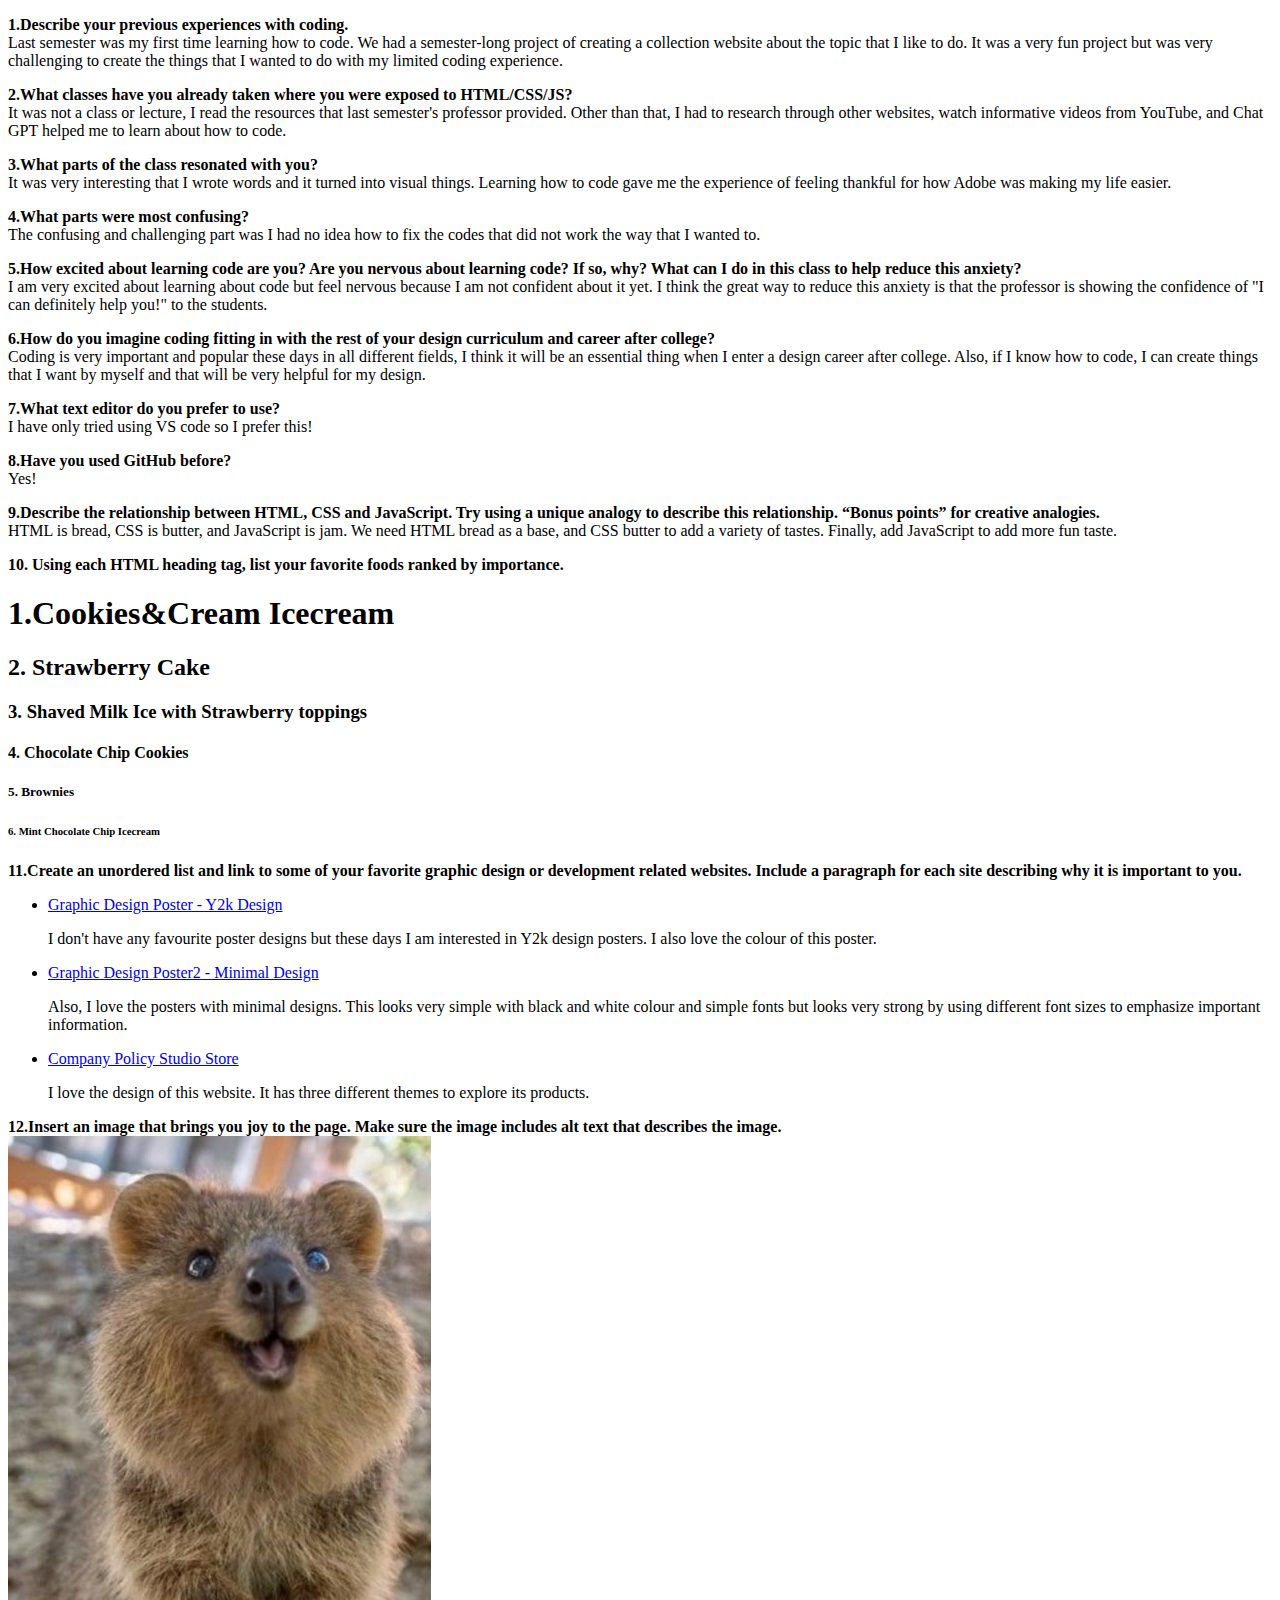
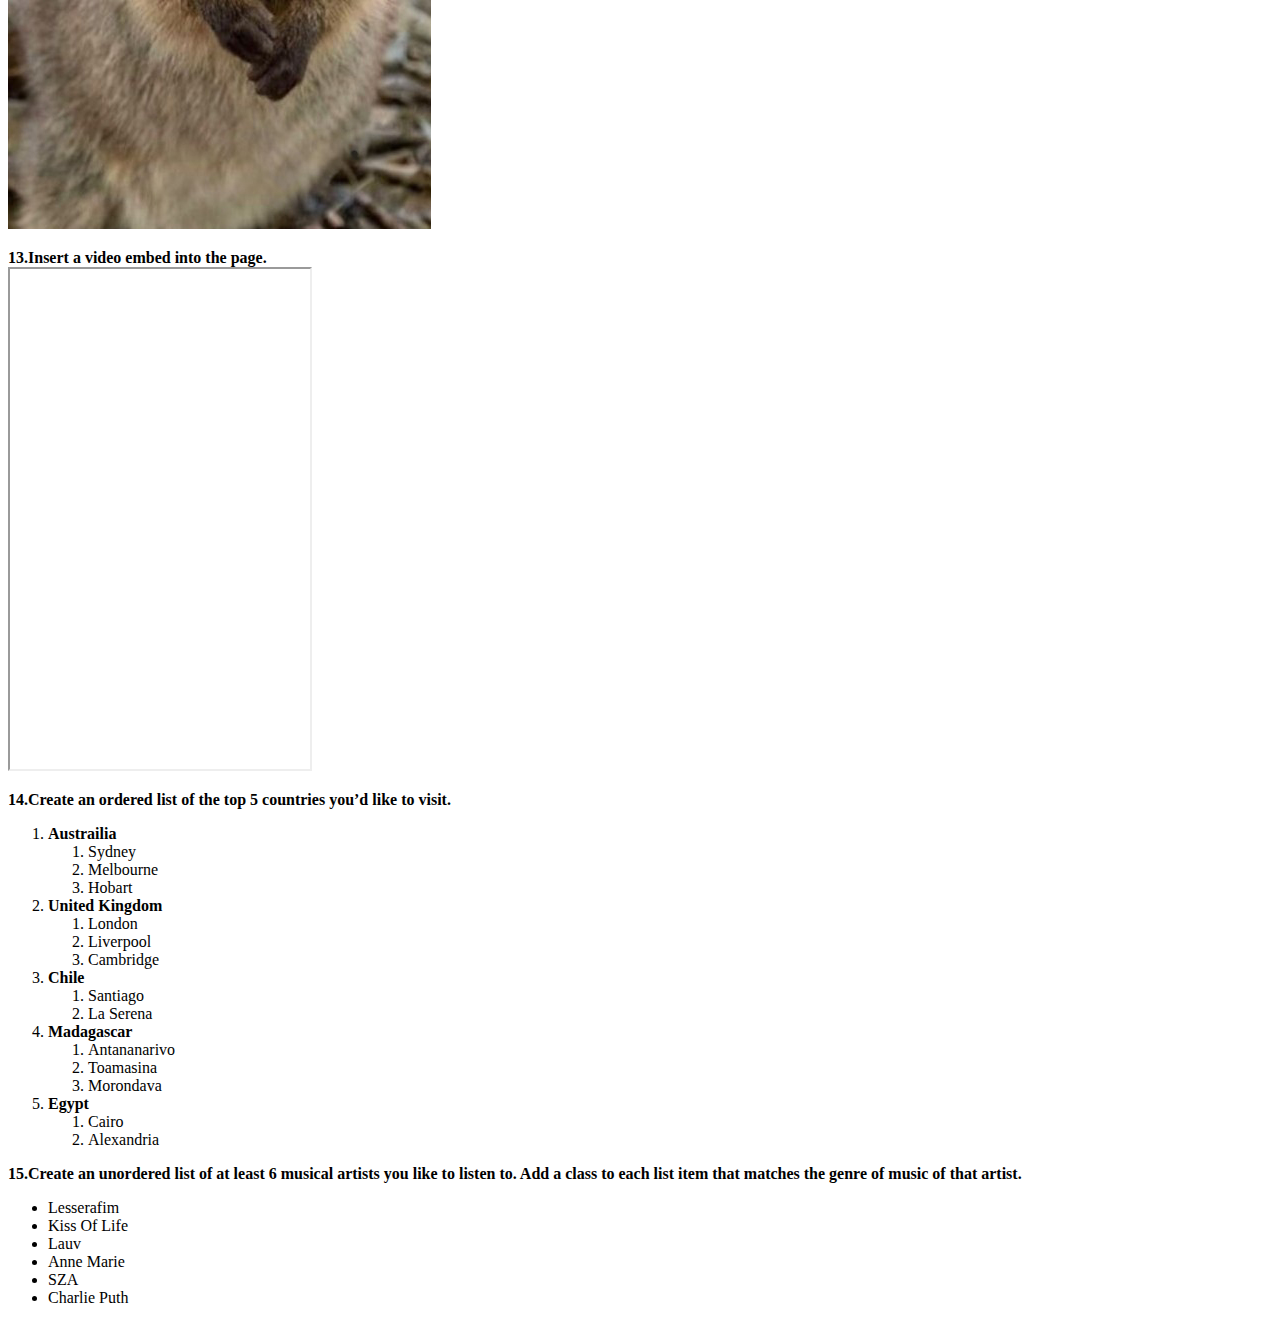
<file: index.html>
<!DOCTYPE html>
<html lang="en">

<head>
    <meta charset="utf-8">
    <meta name="viewport" content="width=device-width, initial-scale=1.0">
    <title>homework1</title>
</head>

<body>
    <main>
        <section>
            <div>
                <p>
                    <span><strong>1.Describe your previous experiences with coding.</strong><br>
                    Last semester was my first time learning how to code. We had a semester-long project of creating a collection website about the topic that I like to do. It was a very fun project but was very challenging to create the things that I wanted to do with my limited coding experience.</span>
                </p>
            </div>
        </section>

        <section>
            <div>
                <p>
                    <span><strong>2.What classes have you already taken where you were exposed to HTML/CSS/JS?</strong><br>
                        It was not a class or lecture, I read the resources that last semester's professor provided. Other than that,
                        I had to research through other websites, watch informative videos from YouTube, and Chat GPT helped me to learn about how to code.</span>
                </p>
            </div>
        </section>

        <section>
            <div>
                <p>
                    <span><strong>3.What parts of the class resonated with you?</strong><br>
                        It was very interesting that I wrote words and it turned into visual things. Learning how to code gave me the experience of feeling thankful for how Adobe was making my life easier.</span>
                </p>
            </div>
        </section>

        <section>
            <div>
                <p>
                    <span><strong>4.What parts were most confusing?</strong><br>
                        The confusing and challenging part was I had no idea how to fix the codes that did not work the way that I wanted to.</span>
                </p>
            </div>
        </section>

        <section>
            <div>
                <p>
                    <span><strong>5.How excited about learning code are you? Are you nervous about learning code? If so, why? What can I do in this class to help reduce this anxiety?</strong><br>
                    I am very excited about learning about code but feel nervous because I am not confident about it yet. I think the great way to reduce this anxiety is that the professor is showing the confidence of "I can definitely help you!" to the students.</span>
                </p>
            </div>
        </section>

        <section>
            <div>
                <p>
                    <span><strong>6.How do you imagine coding fitting in with the rest of your design curriculum and career after college?</strong><br>
                        Coding is very important and popular these days in all different fields, I think it will be an essential thing when I enter a design career after college. Also, if I know how to code, I can create things that I want by myself and that will be very helpful for my design.</span>
                </p>
            </div>
        </section>

        <section>
            <div>
                <p>
                    <span><strong>7.What text editor do you prefer to use?</strong><br>
                    I have only tried using VS code so I prefer this!</span>
                </p>
            </div>
        </section>

        <section>
            <div>
                <p>
                    <span><strong>8.Have you used GitHub before?</strong><br>
                    Yes!</span>
                </p>
            </div>
        </section>

        <section>
            <div>
                <p>
                    <span><strong>9.Describe the relationship between HTML, CSS and JavaScript. Try using a unique analogy to describe this relationship. “Bonus points” for creative analogies.</strong><br>
                    HTML is bread, CSS is butter, and JavaScript is jam. We need HTML bread as a base, and CSS butter to add a variety of tastes. Finally, add JavaScript to add more fun taste.</span>
                </p>
            </div>
        </section>
        
        <section>
            <div>
                <p>
                    <span><strong>10. Using each HTML heading tag, list your favorite foods ranked by importance.</strong></span>
                        <h1>1.Cookies&Cream Icecream</h1>
                        <h2>2. Strawberry Cake </h2>
                        <h3>3. Shaved Milk Ice with Strawberry toppings</h3>
                        <h4>4. Chocolate Chip Cookies</h4>
                        <h5>5. Brownies</h5>
                        <h6>6. Mint Chocolate Chip Icecream</h6>
                </p>
            </div>
        </section>

        <section>
            <div>
                <p>
                    <span><strong>11.Create an unordered list and link to some of your favorite graphic design or development related websites. Include a paragraph for each site describing why it is important to you.</strong></span>
                    <ul>
                        <li>
                            <a href="https://www.pinterest.com/pin/346636502587156851/" target="_blank">Graphic Design Poster - Y2k Design</a>
                            <p>I don't have any favourite poster designs but these days I am interested in Y2k design posters. I also love the colour of this poster.</p>
                        </li>
                        <li>
                            <a href="https://www.pinterest.com/pin/93097917281332109/" target="_blank">Graphic Design Poster2 - Minimal Design</a>
                            <p>Also, I love the posters with minimal designs. This looks very simple with black and white colour and simple fonts but looks very strong by using different font sizes to emphasize important information.</p>
                        </li>
                        <li>
                            <a href="https://www.companypolicy.studio/store" target="_blank">Company Policy Studio Store</a>
                            <p>I love the design of this website. It has three different themes to explore its products.</p>
                        </li>
                    </ul>
                </p>
            </div>
        </section>

        <section>
            <div>
                <p>
                    <span><strong>12.Insert an image that brings you joy to the page. Make sure the image includes alt text that describes the image.</strong><br>
                        <img src="quokka.jpeg" alt="An image of a smiling quokka that makes people smile"></span>
                </p>
            </div>
        </section>

        <section>
            <div>
                <p>
                    <span><strong>13.Insert a video embed into the page.</strong></span> <br>
                    <iframe height="500"src="https://www.youtube.com/embed/v6TxSu_R6k0"></iframe>
                </p>
            </div>
        </section>

        <section>
            <div>
                <p>
                    <span><strong>14.Create an ordered list of the top 5 countries you’d like to visit.</strong></span>
                    <ol>
                        <li>
                            <strong>Austrailia</strong>
                            <ol>
                                <li>Sydney</li>
                                <li>Melbourne</li>
                                <li>Hobart</li>
                            </ol>
                        </li>
                        <li>
                            <strong>United Kingdom</strong>
                            <ol>
                                <li>London</li>
                                <li>Liverpool</li>
                                <li>Cambridge</li>
                            </ol>
                        </li>
                        <li>
                            <strong>Chile</strong>
                            <ol>
                                <li>Santiago</li>
                                <li>La Serena</li>
                            </ol>
                        </li>
                        <li>
                            <strong>Madagascar</strong>
                            <ol>
                                <li>Antananarivo</li>
                                <li>Toamasina</li>
                                <li>Morondava</li>
                            </ol>
                        </li>
                        <li>
                            <strong>Egypt</strong>
                            <ol>
                                <li>Cairo</li>
                                <li>Alexandria</li>
                            </ol>
                        </li>
                    </ol>
                </p>
            </div>
        </section>
        <!-- Write an HTML comment that is hidden from the browser, but displays in the code. -->
        <section>
            <div>
                <p>
                    <span><strong>15.Create an unordered list of at least 6 musical artists you like to listen to. Add a class to each list item that matches the genre of music of that artist.</strong></span>
                    <ul>
                        <li class="Kpop">Lesserafim</li>
                        <li class="Kpop">Kiss Of Life</li>
                        <li class="Pop">Lauv</li>
                        <li class="Pop">Anne Marie</li>
                        <li class="R&B">SZA</li>
                        <li class="Pop">Charlie Puth</li>
                    </ul>
                </p>
            </div>
        </section>

    </main>

    
</body>


</html>
</file>
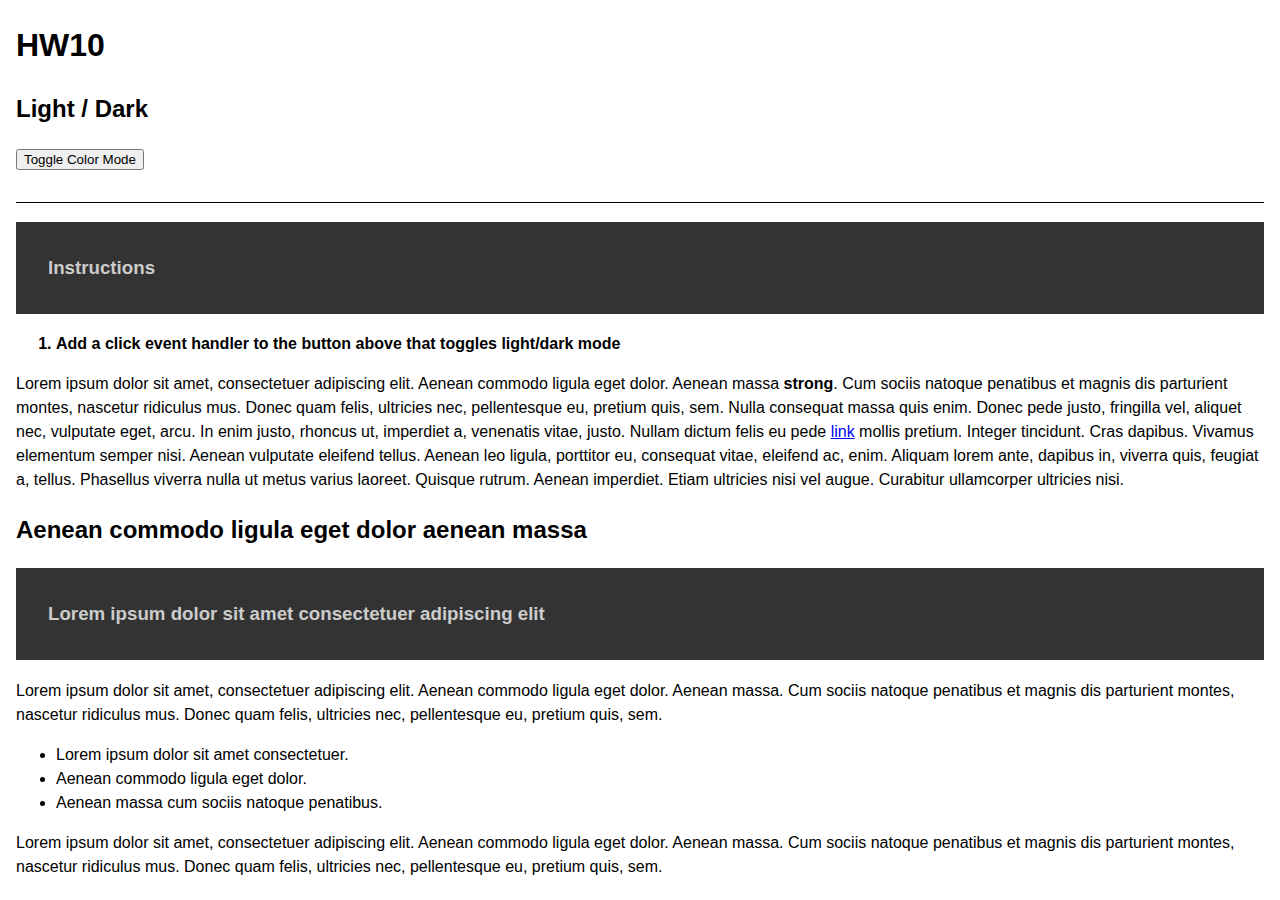
<file: homework10/index.html>
<!DOCTYPE html>
<html lang="en">
  <head>
    <meta charset="utf-8" />
    <meta name="viewport" content="width=device-width, initial-scale=1" />
    <link rel="icon" href="https://glitch.com/favicon.ico" />

    <title>HW10</title>

    <!-- import the webpage's stylesheet -->
    <link rel="stylesheet" href="style.css" />

    <!-- import the webpage's javascript file -->
    <script src="script.js" defer></script>
  </head>
  <body>
    <!-- this is the start of content -->
    <h1>
      HW10
    </h1>
    <h2>Light / Dark</h2>
    <form>
      <button id="modeToggle">Toggle Color Mode</button>
    </form>

    <section class="instructions">
        <h3>Instructions</h3>
        <ol>
            <li>Add a click event handler to the button above that toggles light/dark mode</li>
        </ol>
    </section>
        
    <p>Lorem ipsum dolor sit amet, consectetuer adipiscing 
    elit. Aenean commodo ligula eget dolor. Aenean massa 
    <strong>strong</strong>. Cum sociis natoque penatibus 
    et magnis dis parturient montes, nascetur ridiculus 
    mus. Donec quam felis, ultricies nec, pellentesque 
    eu, pretium quis, sem. Nulla consequat massa quis 
    enim. Donec pede justo, fringilla vel, aliquet nec, 
    vulputate eget, arcu. In enim justo, rhoncus ut, 
    imperdiet a, venenatis vitae, justo. Nullam dictum 
    felis eu pede <a href="#">link</a> 
    mollis pretium. Integer tincidunt. Cras dapibus. 
    Vivamus elementum semper nisi. Aenean vulputate 
    eleifend tellus. Aenean leo ligula, porttitor eu, 
    consequat vitae, eleifend ac, enim. Aliquam lorem ante, 
    dapibus in, viverra quis, feugiat a, tellus. Phasellus 
    viverra nulla ut metus varius laoreet. Quisque rutrum. 
    Aenean imperdiet. Etiam ultricies nisi vel augue. 
    Curabitur ullamcorper ultricies nisi.</p>
    
    
    <h2>Aenean commodo ligula eget dolor aenean massa</h2>
    
    
    <h3>Lorem ipsum dolor sit amet consectetuer adipiscing 
    elit</h3>
    
    
    <p>Lorem ipsum dolor sit amet, consectetuer adipiscing 
    elit. Aenean commodo ligula eget dolor. Aenean massa. 
    Cum sociis natoque penatibus et magnis dis parturient 
    montes, nascetur ridiculus mus. Donec quam felis, 
    ultricies nec, pellentesque eu, pretium quis, sem.</p>
    
    
    <ul>
        <li>Lorem ipsum dolor sit amet consectetuer.</li>
        <li>Aenean commodo ligula eget dolor.</li>
        <li>Aenean massa cum sociis natoque penatibus.</li>
    </ul>
    
    
    <p>Lorem ipsum dolor sit amet, consectetuer adipiscing 
    elit. Aenean commodo ligula eget dolor. Aenean massa. 
    Cum sociis natoque penatibus et magnis dis parturient 
    montes, nascetur ridiculus mus. Donec quam felis, 
    ultricies nec, pellentesque eu, pretium quis, sem.</p>
        
  </body>
</html>
</file>
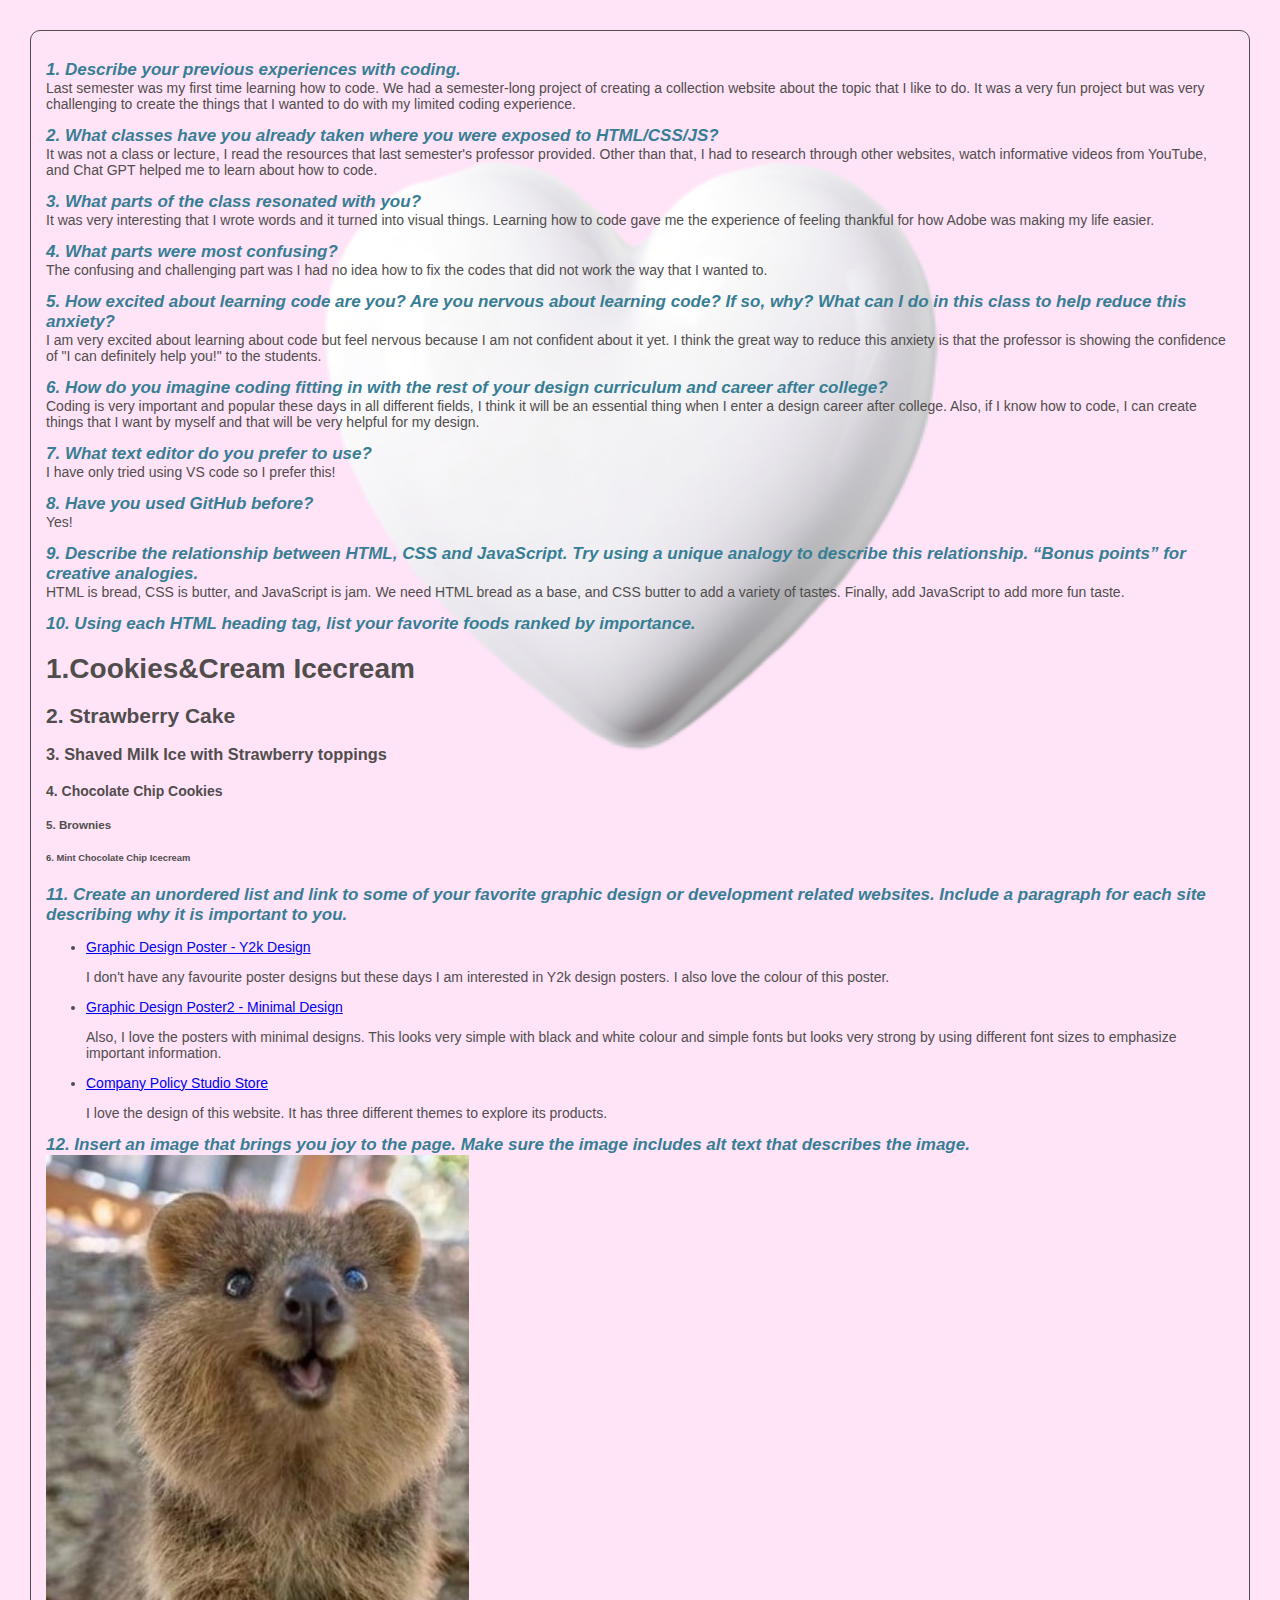
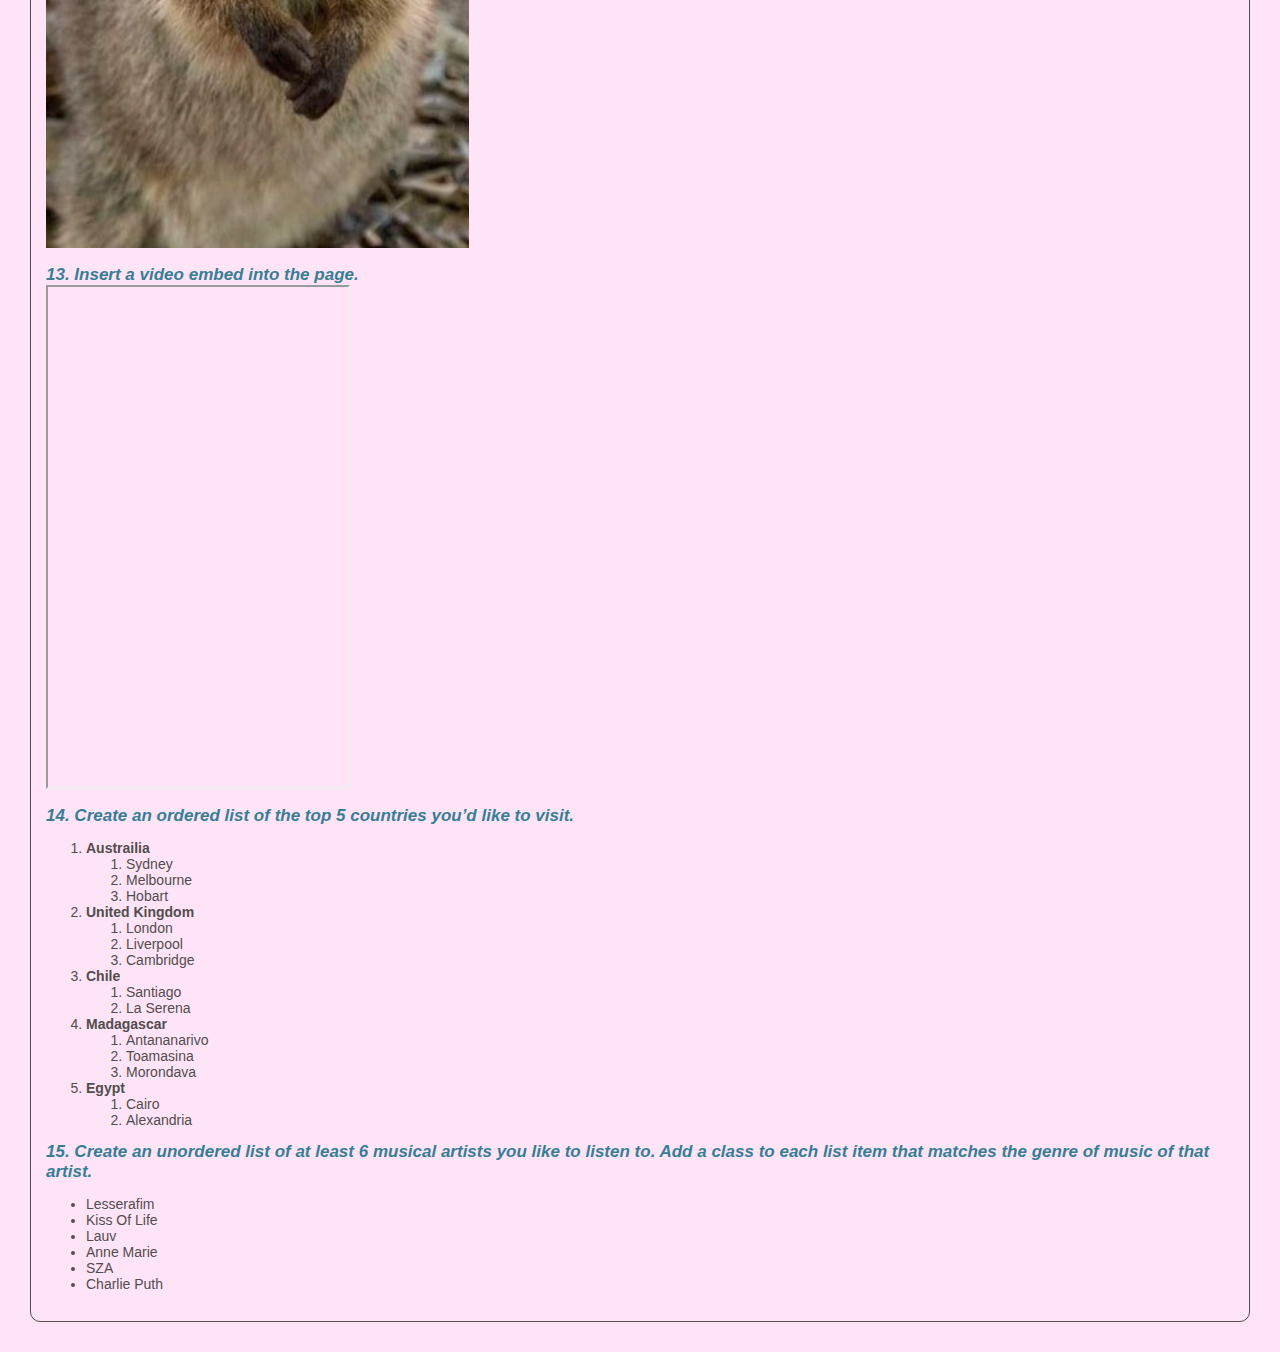
<file: homework2/index.html>
<!DOCTYPE html>
<html lang="en">

<head>
    <meta charset="utf-8">
    <meta name="viewport" content="width=device-width, initial-scale=1.0">
    <title>homework2</title>

    <!-- css link -->
    <link rel="stylesheet" href="style.css">
</head>

<body>
    <main>
        <section>
            <div>
                <p>
                    <span class="question"> 1. Describe your previous experiences with coding. </span><br>
                    Last semester was my first time learning how to code. We had a semester-long project of creating a collection website about the topic that I like to do. It was a very fun project but was very challenging to create the things that I wanted to do with my limited coding experience.
                </p>
            </div>
        </section>

        <section>
            <div>
                <p>
                    <span class = "question"> 2. What classes have you already taken where you were exposed to HTML/CSS/JS?</span><br>
                    It was not a class or lecture, I read the resources that last semester's professor provided. Other than that,
                    I had to research through other websites, watch informative videos from YouTube, and Chat GPT helped me to learn about how to code.
                </p>
            </div>
        </section>

        <section>
            <div>
                <p>
                    <span class = "question"> 3. What parts of the class resonated with you?</span><br>
                    It was very interesting that I wrote words and it turned into visual things. Learning how to code gave me the experience of feeling thankful for how Adobe was making my life easier.
                </p>
            </div>
        </section>

        <section>
            <div>
                <p>
                    <span class="question"> 4. What parts were most confusing?</span><br>
                    The confusing and challenging part was I had no idea how to fix the codes that did not work the way that I wanted to.
                </p>
            </div>
        </section>

        <section>
            <div>
                <p>
                    <span class="question"> 5. How excited about learning code are you? Are you nervous about learning code? If so, why? What can I do in this class to help reduce this anxiety?</span><br>
                    I am very excited about learning about code but feel nervous because I am not confident about it yet. I think the great way to reduce this anxiety is that the professor is showing the confidence of "I can definitely help you!" to the students.
                </p>
            </div>
        </section>

        <section>
            <div>
                <p>
                    <span class="question"> 6. How do you imagine coding fitting in with the rest of your design curriculum and career after college?</span><br>
                    Coding is very important and popular these days in all different fields, I think it will be an essential thing when I enter a design career after college. Also, if I know how to code, I can create things that I want by myself and that will be very helpful for my design.
                </p>
            </div>
        </section>

        <section>
            <div>
                <p>
                    <span class="question"> 7. What text editor do you prefer to use?</span><br>
                    I have only tried using VS code so I prefer this!
                </p>
            </div>
        </section>

        <section>
            <div>
                <p>
                    <span class="question"> 8. Have you used GitHub before? </span><br>
                    Yes!
                </p>
            </div>
        </section>

        <section>
            <div>
                <p>
                    <span class="question"> 9. Describe the relationship between HTML, CSS and JavaScript. Try using a unique analogy to describe this relationship. “Bonus points” for creative analogies.</span><br>
                    HTML is bread, CSS is butter, and JavaScript is jam. We need HTML bread as a base, and CSS butter to add a variety of tastes. Finally, add JavaScript to add more fun taste.
                </p>
            </div>
        </section>
        
        <section>
            <div>
                <p>
                    <span class="question"> 10. Using each HTML heading tag, list your favorite foods ranked by importance.</span>
                    <h1>1.Cookies&Cream Icecream</h1>
                    <h2>2. Strawberry Cake </h2>
                    <h3>3. Shaved Milk Ice with Strawberry toppings</h3>
                    <h4>4. Chocolate Chip Cookies</h4>
                    <h5>5. Brownies</h5>
                    <h6>6. Mint Chocolate Chip Icecream</h6>
                </p>
            </div>
        </section>

        <section>
            <div>
                <p>
                    <span class="question">11. Create an unordered list and link to some of your favorite graphic design or development related websites. Include a paragraph for each site describing why it is important to you.</span>
                    <ul>
                        <li>
                            <a href="https://www.pinterest.com/pin/346636502587156851/" target="_blank">Graphic Design Poster - Y2k Design</a>
                            <p>I don't have any favourite poster designs but these days I am interested in Y2k design posters. I also love the colour of this poster.</p>
                        </li>
                        <li>
                            <a href="https://www.pinterest.com/pin/93097917281332109/" target="_blank">Graphic Design Poster2 - Minimal Design</a>
                            <p>Also, I love the posters with minimal designs. This looks very simple with black and white colour and simple fonts but looks very strong by using different font sizes to emphasize important information.</p>
                        </li>
                        <li>
                            <a href="https://www.companypolicy.studio/store" target="_blank">Company Policy Studio Store</a>
                            <p>I love the design of this website. It has three different themes to explore its products.</p>
                        </li>
                    </ul>
                </p>
            </div>
        </section>

        <section>
            <div>
                <p>
                    <span class="question"> 12. Insert an image that brings you joy to the page. Make sure the image includes alt text that describes the image.</span><br>
                        <img src="quokka.jpeg" alt="An image of a smiling quokka that makes people smile">
                </p>
            </div>
        </section>

        <section>
            <div>
                <p>
                    <span class="question"> 13. Insert a video embed into the page. </span> <br>
                    <iframe height="500"src="https://www.youtube.com/embed/v6TxSu_R6k0"></iframe>
                </p>
            </div>
        </section>

        <section>
            <div>
                <p>
                    <span class="question"> 14. Create an ordered list of the top 5 countries you’d like to visit. </span>
                    <ol>
                        <li>
                            <strong>Austrailia</strong>
                            <ol>
                                <li>Sydney</li>
                                <li>Melbourne</li>
                                <li>Hobart</li>
                            </ol>
                        </li>
                        <li>
                            <strong>United Kingdom</strong>
                            <ol>
                                <li>London</li>
                                <li>Liverpool</li>
                                <li>Cambridge</li>
                            </ol>
                        </li>
                        <li>
                            <strong>Chile</strong>
                            <ol>
                                <li>Santiago</li>
                                <li>La Serena</li>
                            </ol>
                        </li>
                        <li>
                            <strong>Madagascar</strong>
                            <ol>
                                <li>Antananarivo</li>
                                <li>Toamasina</li>
                                <li>Morondava</li>
                            </ol>
                        </li>
                        <li>
                            <strong>Egypt</strong>
                            <ol>
                                <li>Cairo</li>
                                <li>Alexandria</li>
                            </ol>
                        </li>
                    </ol>
                </p>
            </div>
        </section>
        <!-- Write an HTML comment that is hidden from the browser, but displays in the code. -->
        <section>
            <div>
                <p>
                    <span class="question"> 15. Create an unordered list of at least 6 musical artists you like to listen to. Add a class to each list item that matches the genre of music of that artist.</span>
                    <ul>
                        <li class="Kpop">Lesserafim</li>
                        <li class="Kpop">Kiss Of Life</li>
                        <li class="Pop">Lauv</li>
                        <li class="Pop">Anne Marie</li>
                        <li class="R&B">SZA</li>
                        <li class="Pop">Charlie Puth</li>
                    </ul>
                </p>
            </div>
        </section>

    </main>
</body>


</html>
</file>
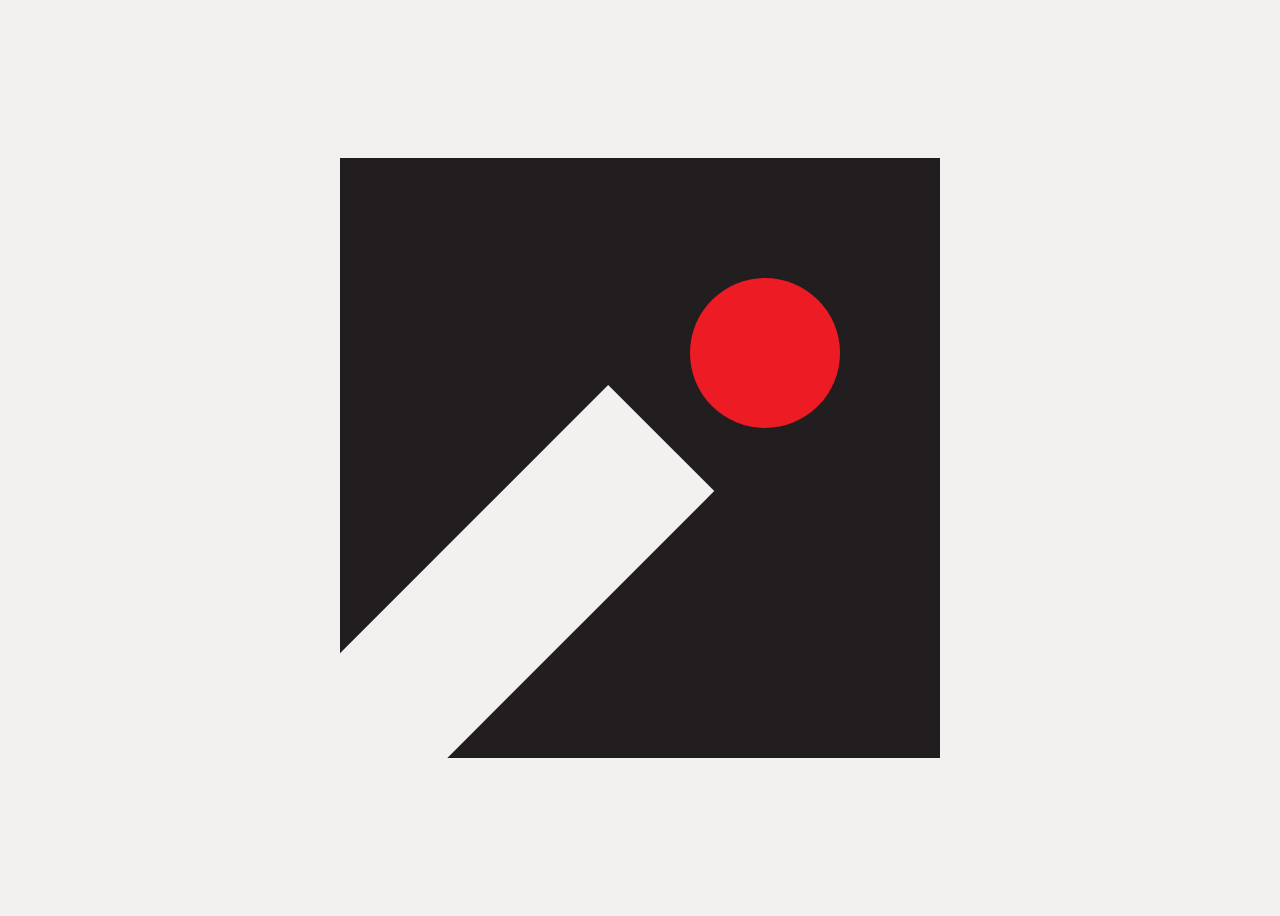
<file: homework3/index.html>
<!DOCTYPE html>
<html lang="en">
  <head>
    <meta charset="utf-8" />
    <meta name="viewport" content="width=device-width, initial-scale=1"/>
    <link rel="stylesheet" href="style.css">
    <title>Homework3</title>
  </head>

<body>

  <div class="album-art">
    <div class="geometry"></div>
    <div class="circle"></div>
  </div>
</body>
</html>
</file>
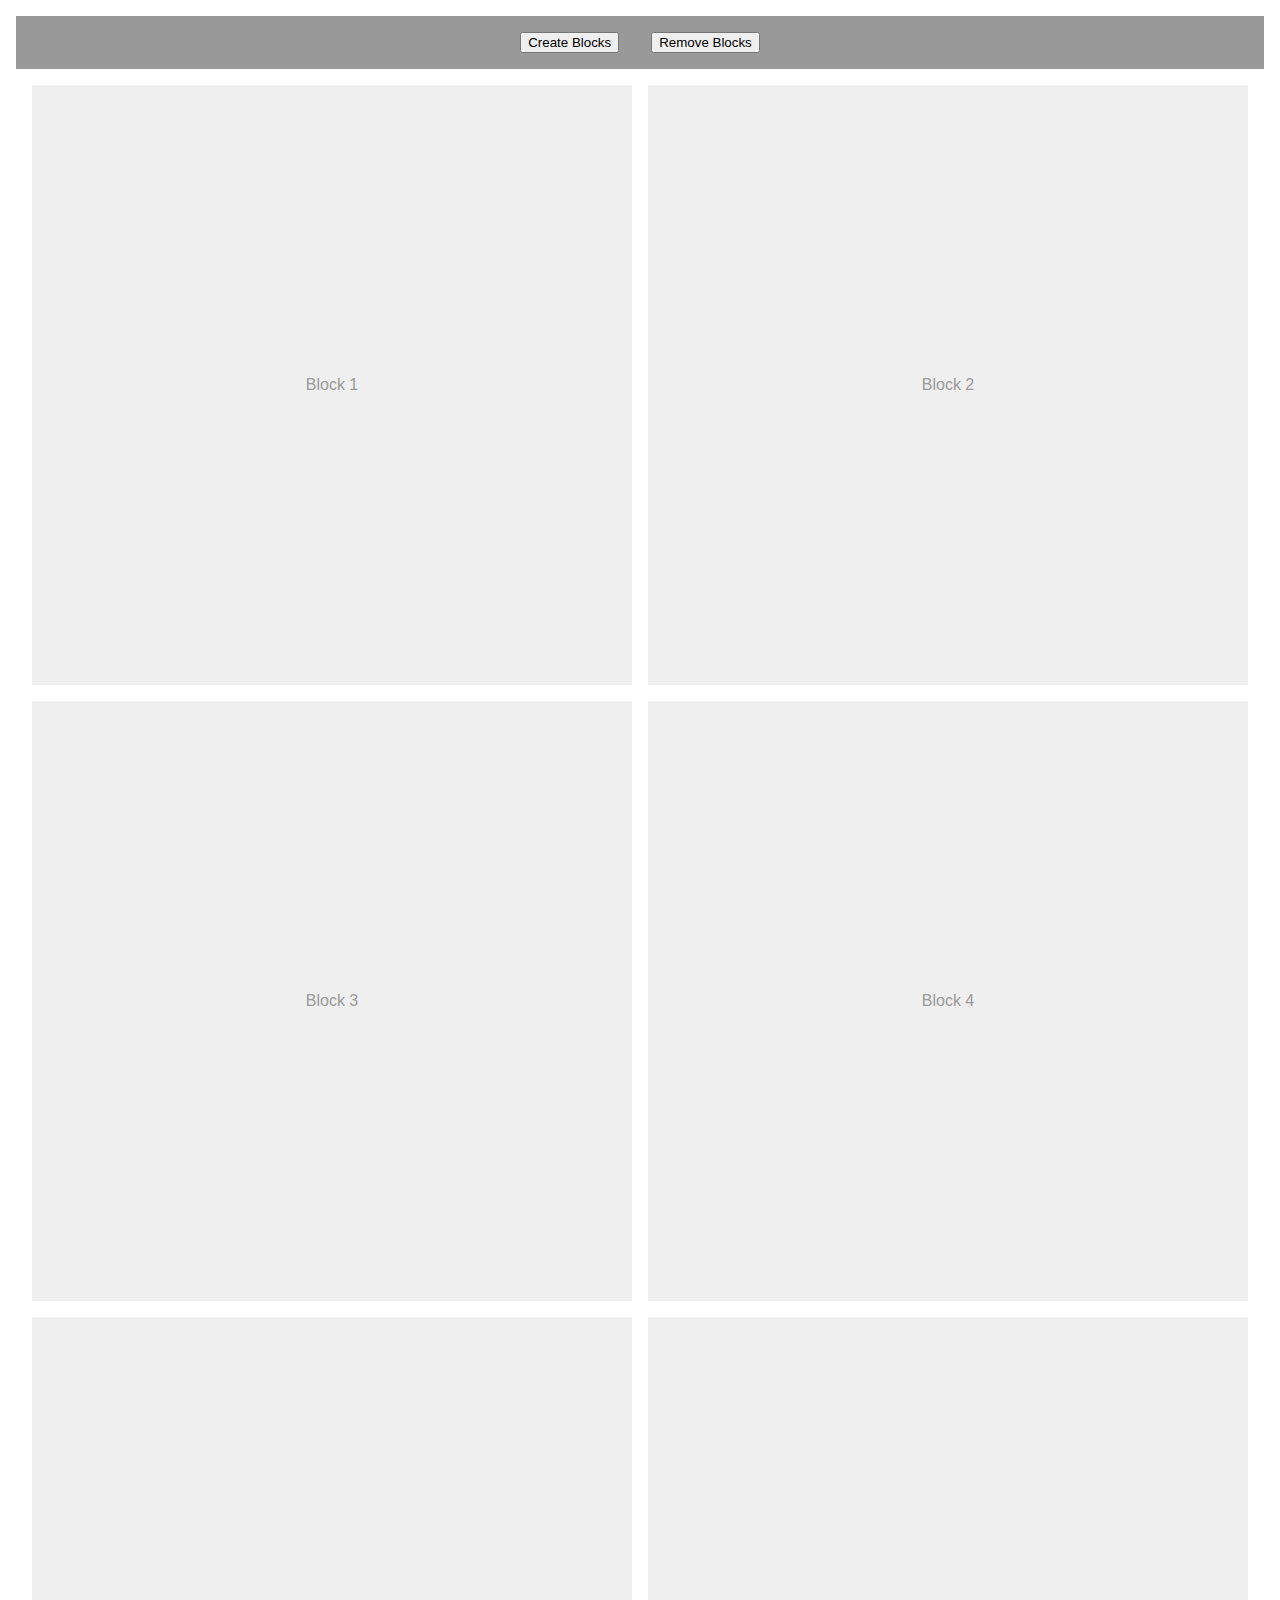
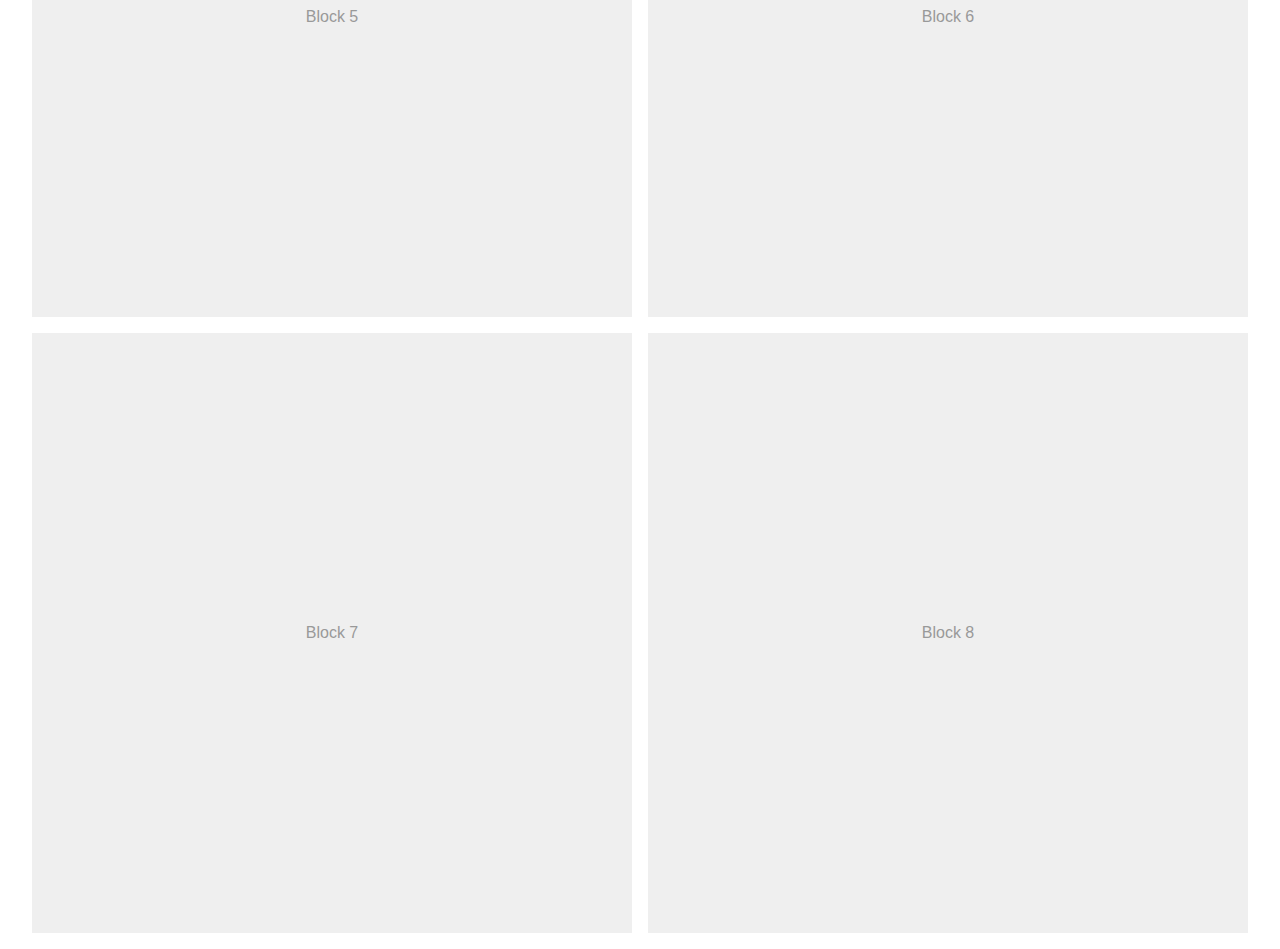
<file: homework5/index.html>
<!DOCTYPE html>
<html lang="en">
  <head>
    <meta charset="utf-8" />
    <meta name="viewport" content="width=device-width, initial-scale=1" />
    <link rel="icon" href="https://glitch.com/favicon.ico" />

    <title>Hello world!</title>

    <!-- import the webpage's stylesheet -->
    <link rel="stylesheet" href="style.css" />

    <!-- import the webpage's javascript file -->
    <script src="script.js" defer></script>
  </head>
  <body>
    
    <!-- this is the start of content -->
    
    <div class="buttons">
      <button id="create_blocks_btn">Create Blocks</button>
      <button id="remove_blocks_btn">Remove Blocks</button>
    </div>
    
    <div id="blocks_container">
      <div class="block">
        Block 1
      </div>
      <div class="block">
        Block 2
      </div>
      <div class="block">
        Block 3
      </div>
      <div class="block">
        Block 4
      </div>
      <div class="block">
        Block 5
      </div>
      <div class="block">
        Block 6
      </div>
      <div class="block">
        Block 7
      </div>
      <div class="block">
        Block 8
      </div>
    </div>
    
  </body>
</html>
</file>
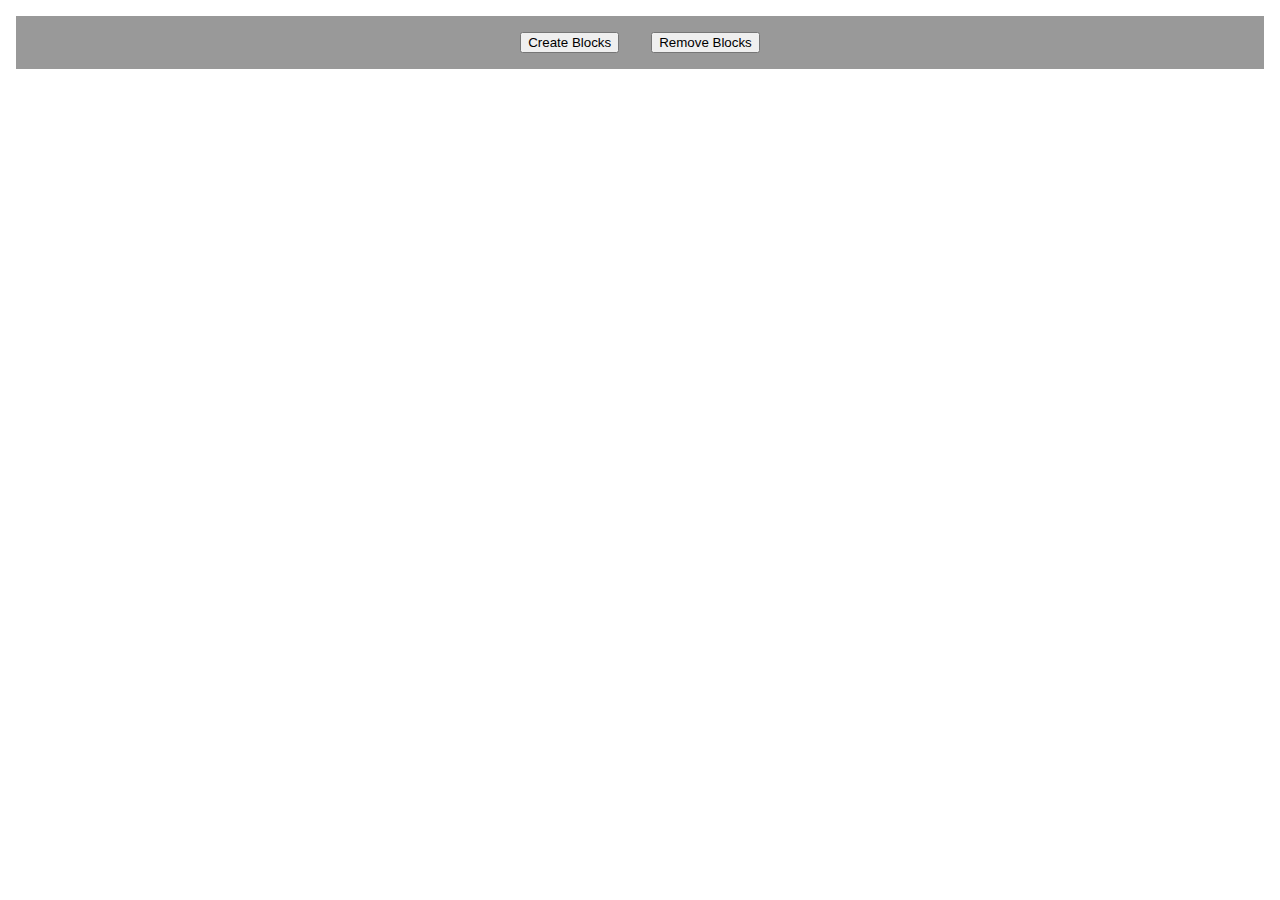
<file: homework6/index.html>
<!DOCTYPE html>
<html lang="en">
  <head>
    <meta charset="utf-8" />
    <meta name="viewport" content="width=device-width, initial-scale=1" />
    <link rel="icon" href="https://glitch.com/favicon.ico" />

    <title>Hello world!</title>

    <!-- import the webpage's stylesheet -->
    <link rel="stylesheet" href="style.css" />

    <!-- import the webpage's javascript file -->
    <script src="script.js" defer></script>
  </head>
  <body>
    
    <!-- this is the start of content -->
    
    <div class="buttons">
      <button id="create_blocks_btn">Create Blocks</button>
      <button id="remove_blocks_btn">Remove Blocks</button>
    </div>
    
    <div id="blocks_container">
    </div>
    
  </body>
</html>
</file>
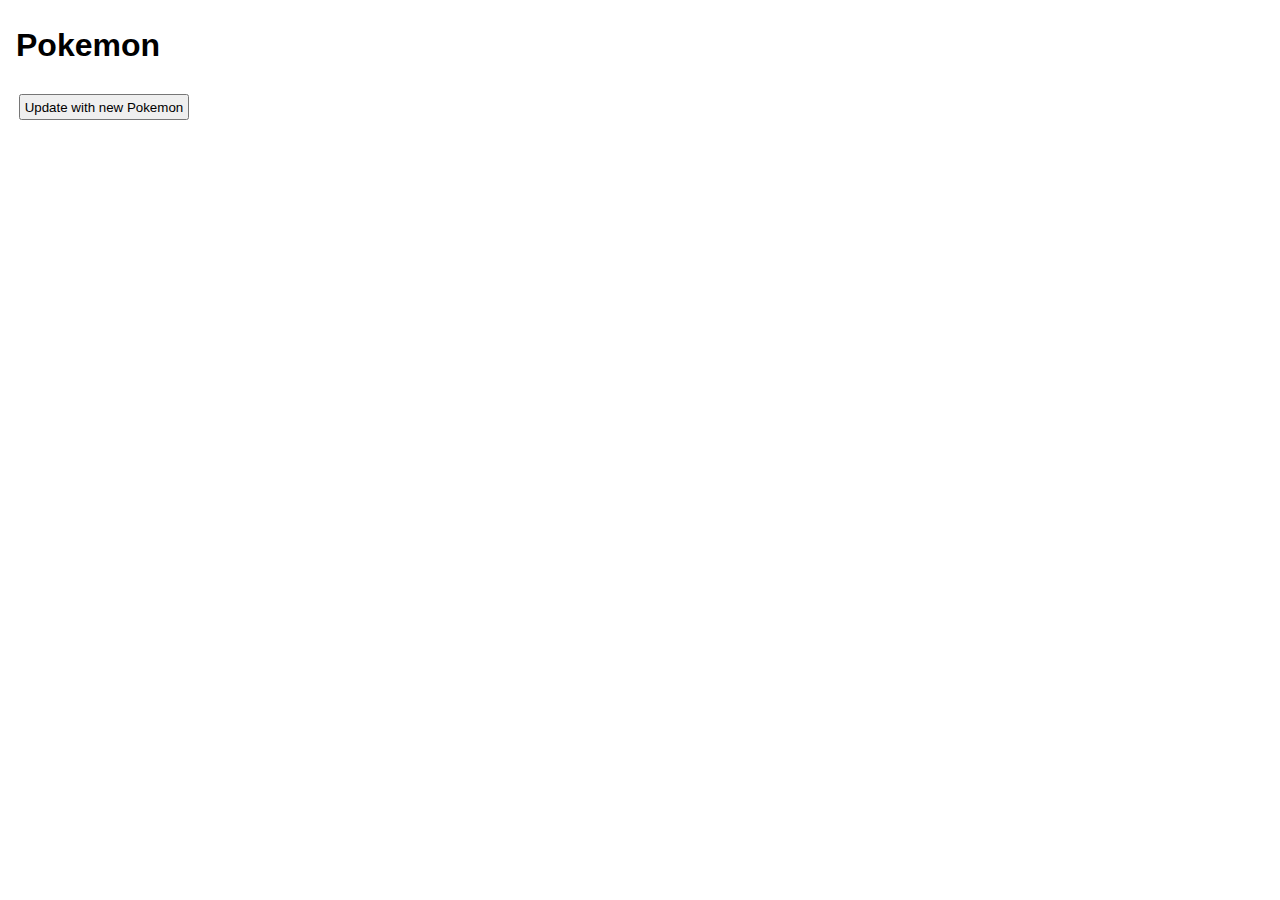
<file: homework7/index.html>
<!DOCTYPE html>
<html lang="en">
  <head>
    <meta charset="utf-8" />
    <meta name="viewport" content="width=device-width, initial-scale=1" />
    <link rel="icon" href="https://glitch.com/favicon.ico" />

    <title>Pokemon</title>

    <!-- import the webpage's stylesheet -->
    <link rel="stylesheet" href="style.css" />

    <!-- import the webpage's javascript file -->
    <script src="script.js" defer></script>
  </head>
  <body>
    <!-- this is the start of content -->
    <h1>
      Pokemon
    </h1>
    
    <button id="update-pokemon">
      Update with new Pokemon
    </button>
    
    <div id="pokemon-container"></div>
  </body>
</html>
</file>
<file: homework2/style.css>
body {
    /* background */
    background-color: #ffe4f8;
    background-image: url(heart2.png);
    background-size: 900px;
    background-repeat: no-repeat;
    background-position:top center;
    
    /* text */
    color: #514d4d;
    font-family: 'Helvetica', sans-serif;
    font-size: 14px;
    font-style: normal;
    font-weight: normal;

    border: 1px solid;
    border-color: #514d4d;
    border-radius: 10px;
    border-width: 1.5px;

    margin: 30px;
    padding: 15px;

    height: auto;
    min-height: auto;
    max-height: auto;

    width: auto;
    min-width: auto;
    max-width: auto;
}


.question{
    color: #377e94;
    font-family: 'Helvetica', sans-serif;
    font-size: 17px;
    font-style: italic;
    font-weight: bold;
}
</file>
<file: homework3/style.css>
body {
    background-color: #f2f1ef;
    display: flex;
    align-items: center;
    justify-content: center;
    height: 100vh;
}

.album-art {
    width: 600px;
    height: 600px;
    background-color:#221e1f;
    overflow: hidden;
    position: relative;
}
  
.geometry {
    aspect-ratio: 4/1;
    border: 0px solid;
    background-color: #f2f1ef;
    transform: rotate(-45deg) translateX(-430px) translatey(160px);
}

.circle {
    width: 150px;
    height: 150px;
    background-color: #ed1c24;
    border-radius: 50%;
    transform: translateX(350px) translatey(-30px);
}
</file>
<file: homework10/style.css>
/* a minimalist set of CSS resets */

/* default to border-box */
html {
    box-sizing: border-box;
    font-size: 16px;
  }
  
  *, *:before, *:after {
    box-sizing: inherit;
  }
  
  /* adjust typography defaults */
  body {
    margin: 1rem;
    font-family: sans-serif;
    line-height: 1.5;
  }
  
  /* images and videos max out at full width */
  img,
  video {
    height: auto;
    max-width: 100%;
  }
  
  /* YOUR CSS GOES AFTER THIS */

  :root {
    --background-color: #FFFFFF;
    --text-color: #000000;
    --link-color: #0000FF;
    --heading-background-color: #333333;
    --heading-text-color: #CCCCCC;
    --border-color: #000000;
  }

  .dark-theme {
    --background-color: #222222;
    --text-color: #d4d4d4;
    --link-color: #729eee;
    --heading-background-color: #d4d4d4;
    --heading-text-color: #000000;
    --border-color: #d4d4d4;
  }


  body {
    background-color: var(--background-color);
    color: var(--text-color);
  }

  a {
    color: var(--link-color);
  }

  h3 {
    background-color: var(--heading-background-color);
    color: var(--heading-text-color);
    padding: 2rem;
  }

#modeToggle {
  margin-bottom: 2rem;
}

.instructions {
  border-top: 1px solid var(--border-color);
}

.instructions ol {
  font-weight: bold;
}
</file>
<file: homework5/style.css>
/* a minimalist set of CSS resets */

/* default to border-box */
html {
  box-sizing: border-box;
  font-size: 16px;
}

*, *:before, *:after {
  box-sizing: inherit;
}

/* adjust typography defaults */
body {
  margin: 1rem;
  font-family: sans-serif;
  line-height: 1.5;
}

/* images and videos max out at full width */
img,
video {
  height: auto;
  max-width: 100%;
}

/* YOUR CSS GOES AFTER THIS */

.buttons {
  width: 100%;
  background-color: #999999;
  display: flex;
  justify-content: center;
  align-items: center;
  padding: 1rem;
}

.buttons button {
  margin: 0 1rem;
}

#blocks_container {
  display: grid;
  grid-template-columns: repeat(2, minmax(0, 1fr));
  grid-gap: 1rem;
  margin: 1rem;
}

.block {
  display: flex;
  justify-content: center;
  align-items: center;
  width: 100%;
  aspect-ratio: 1 / 1;
  color: #999999;
  background-color: #EFEFEF;
/*   background-image: url('https://placekitten.com/480/480'); */
  background-size: cover;
  background-position: center center;
  transform: scale(1);
  transition: transform 200ms cubic-bezier(0, 0.55, 0.45, 1);
}

.block:hover {
  transform: scale(1.025);
}


/* MEDIA QUERIES */


@media all and (min-width: 768px) {
/* Medium devices (landscape tablets, 768px and up) */
  
  .container {
    grid-template-columns: repeat(3, minmax(0, 1fr));
  }
  
}

@media all and (min-width: 992px) {
/* Large devices (laptops/desktops, 992px and up) */
  
  .container {
    grid-template-columns: repeat(4, minmax(0, 1fr));
  }
  
}

@media all and (min-width: 1200px) {
/* Extra large devices (large laptops and desktops, 1200px and up) */
  
  .container {
    grid-template-columns: repeat(6, minmax(0, 1fr));
  }
  
}
</file>
<file: homework6/style.css>
/* a minimalist set of CSS resets */

/* default to border-box */
html {
  box-sizing: border-box;
  font-size: 16px;
}

*, *:before, *:after {
  box-sizing: inherit;
}

/* adjust typography defaults */
body {
  margin: 1rem;
  font-family: sans-serif;
  line-height: 1.5;
}

/* images and videos max out at full width */
img,
video {
  height: auto;
  max-width: 100%;
}

/* YOUR CSS GOES AFTER THIS */

.buttons {
  width: 100%;
  background-color: #999999;
  display: flex;
  justify-content: center;
  align-items: center;
  padding: 1rem;
}

.buttons button {
  margin: 0 1rem;
}

#blocks_container {
  display: grid;
  grid-template-columns: repeat(2, minmax(0, 1fr));
  grid-gap: 1rem;
  margin: 1rem;
}

.block {
  display: flex;
  justify-content: center;
  align-items: center;
  width: 100%;
  aspect-ratio: 1 / 1;
  color: #999999;
  background-color: #EFEFEF;
/*   background-image: url('https://placekitten.com/480/480'); */
  background-size: cover;
  background-position: center center;
  transform: scale(1);
  transition: transform 200ms cubic-bezier(0, 0.55, 0.45, 1);
}

.block:hover {
  transform: scale(1.025);
}


/* MEDIA QUERIES */


@media all and (min-width: 768px) {
/* Medium devices (landscape tablets, 768px and up) */
  
  .container {
    grid-template-columns: repeat(3, minmax(0, 1fr));
  }
  
}

@media all and (min-width: 992px) {
/* Large devices (laptops/desktops, 992px and up) */
  
  .container {
    grid-template-columns: repeat(4, minmax(0, 1fr));
  }
  
}

@media all and (min-width: 1200px) {
/* Extra large devices (large laptops and desktops, 1200px and up) */
  
  .container {
    grid-template-columns: repeat(6, minmax(0, 1fr));
  }
  
}
</file>
<file: homework7/style.css>
/* a minimalist set of CSS resets */

/* default to border-box */
html {
    box-sizing: border-box;
    font-size: 16px;
  }
  
  *, *:before, *:after {
    box-sizing: inherit;
  }
  
  /* adjust typography defaults */
  body {
    margin: 1rem;
    font-family: sans-serif;
    line-height: 1.5;
  }
  
  /* images and videos max out at full width */
  img,
  video {
    height: auto;
    max-width: 100%;
  }
  
  /* YOUR CSS GOES AFTER THIS */
  
  #update-pokemon {
    padding: 0.25em;
    margin: 0.25em;
  }
</file>
